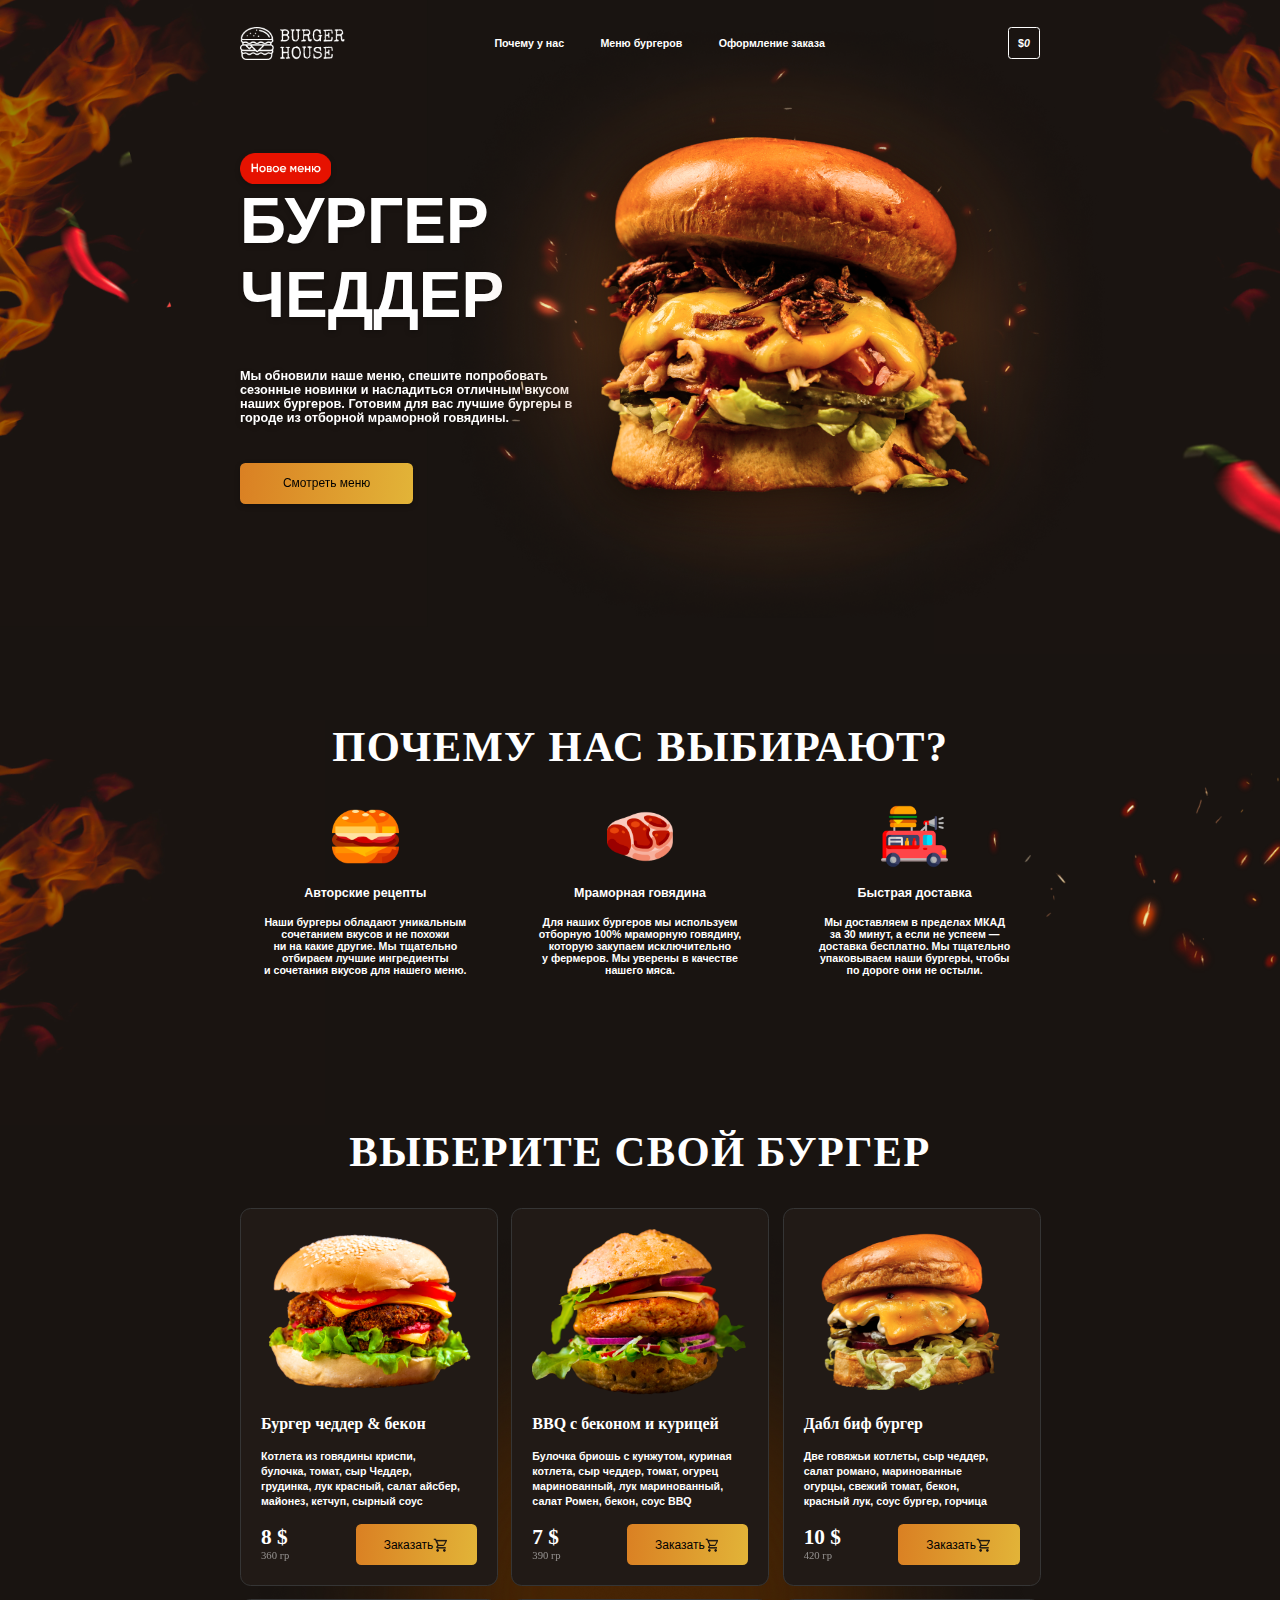
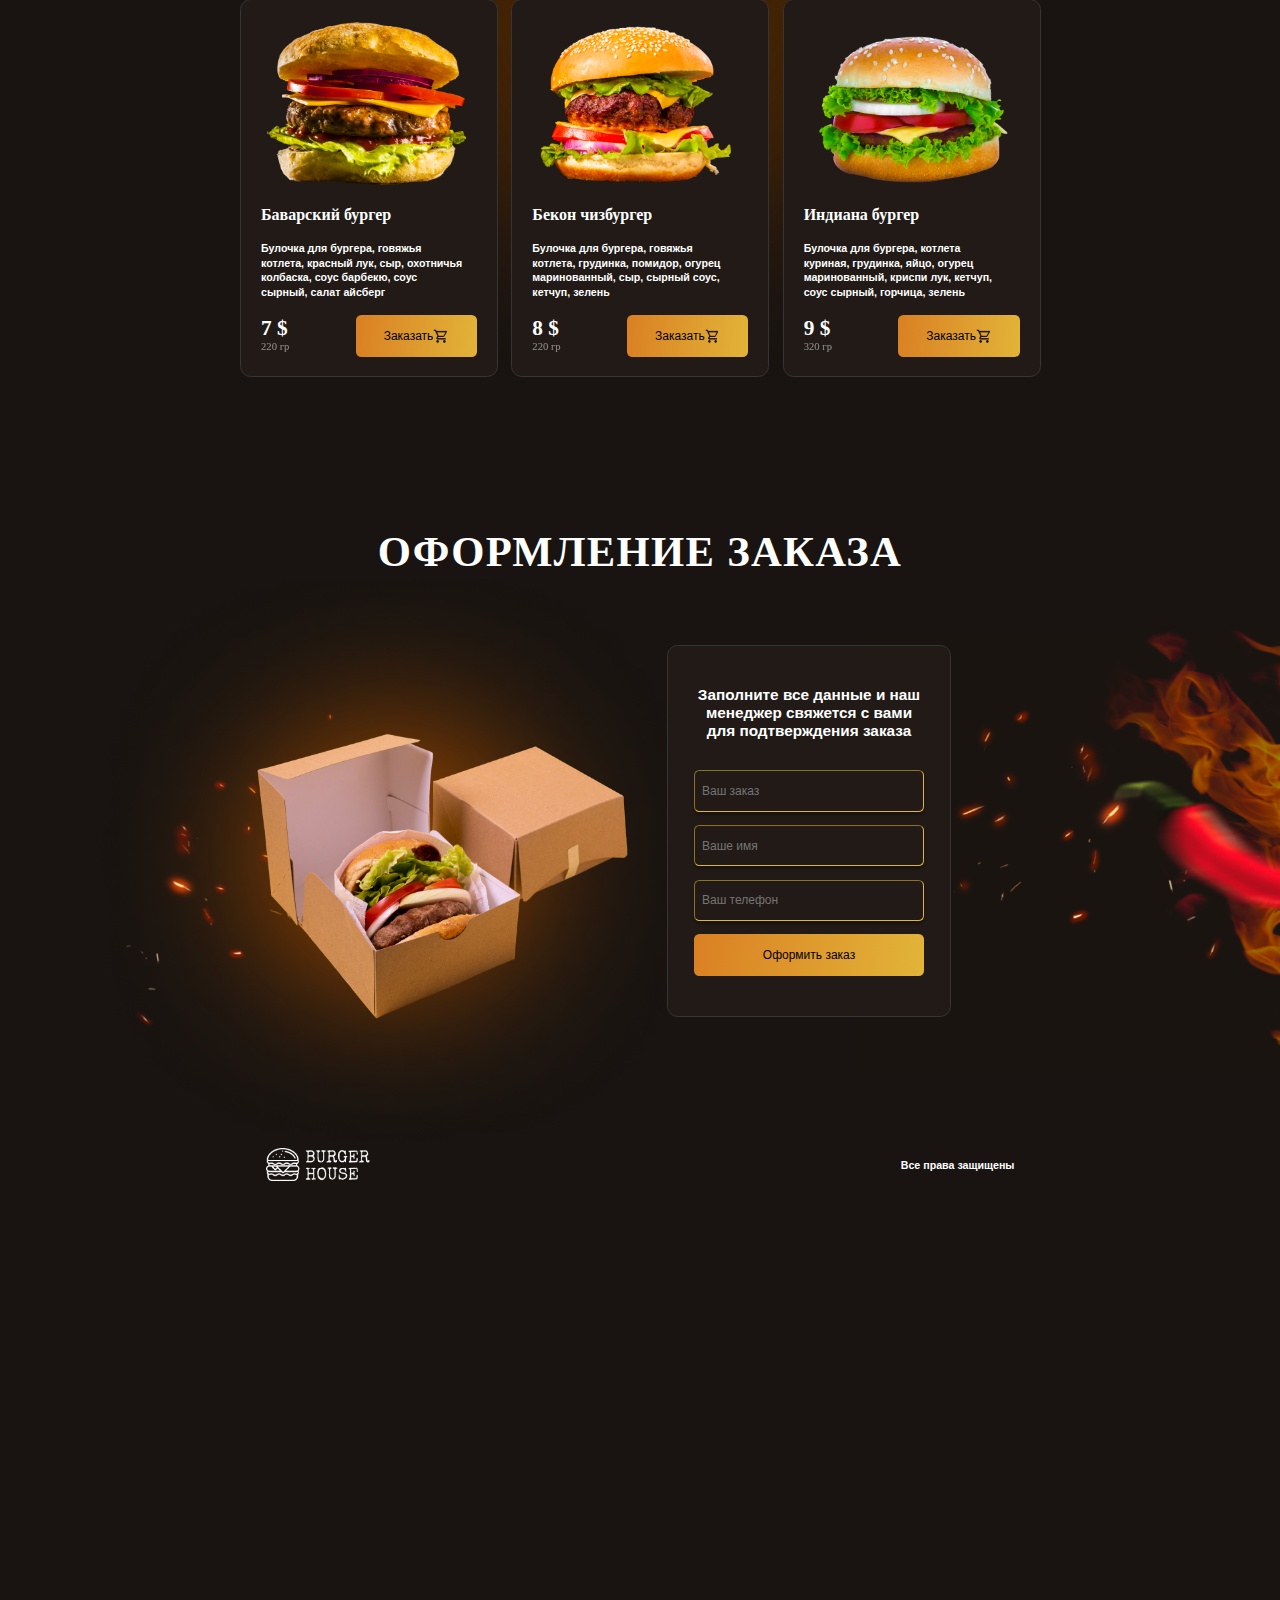
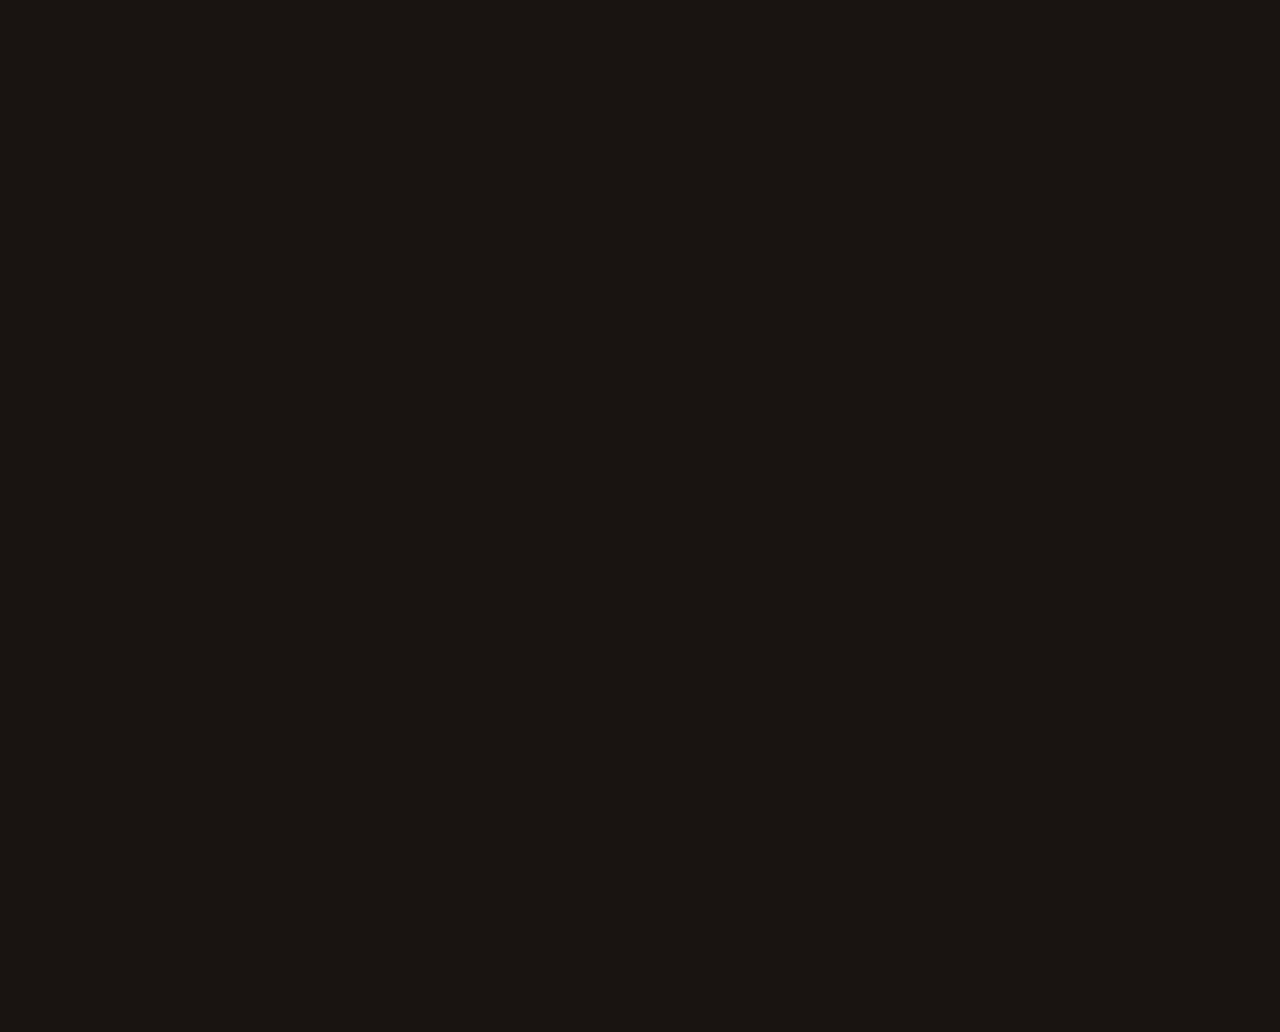
<file: index.html>
<!DOCTYPE html>
<html lang="ru" class="translated-ltr">
<head>
    <meta charset="UTF-8">
    <meta name="viewport" content="width=device-width, initial-scale=1.0">
    <title>BURGER HOUSE</title>
    <link rel="stylesheet" href="./css/main.css">
</head>
<body>
    <div class="header">
        <div class="navbar">
            <div class="logo">
                <a href="./">
                    <img src="./images/logo.png" alt="">
                </a>
            </div>
            <div class="menu">
                <a href="#aboutUs" class="menu-item">
                    Почему у нас
                </a>
                <a href="#food-menu" class="menu-item">
                    Меню бургеров
                </a>
                <a href="#order" class="menu-item" id="buyurtma">
                    Оформление заказа
                </a>
            </div>
            <div class="currency">
                <p class="payment">
                    $<i id="count"></i>
                </p>
            </div>
        </div>
        <div class="hero">
            <div class="button_texts">
                <div class="main_burger"> </div>
                <h1 class="title">
                    <div class="new"> </div>
                    БУРГЕР ЧЕДДЕР
                </h1>
                Мы обновили наше меню, спешите попробовать сезонные новинки и насладиться отличным вкусом наших бургеров. Готовим для вас лучшие бургеры в городе из отборной мраморной говядины.
                <div class="buttons">
                    <button class="button">
                        Смотреть меню
                    </button>
                </div>
            </div>
        </div>
    </div>
    <div class="aboutUs" id="aboutUs">
        <h2>
            почему нас выбирают?
        </h2>
        <div class="advantages">
            <div class="advantage">
                <img src="./images/burger.png" alt="">
                <h3>
                    Авторские рецепты
                </h3>
                <p>
                    Наши бургеры обладают уникальным сочетанием вкусов и не похожи ни на какие другие. Мы тщательно отбираем лучшие ингредиенты и сочетания вкусов для нашего меню.
                </p>
            </div>
            <div class="advantage">
                <img src="./images/meat.png" alt="">
                <h3>
                    Мраморная говядина
                </h3>
                <p>
                    Для наших бургеров мы используем отборную 100% мраморную говядину, которую закупаем исключительно у фермеров. Мы уверены в качестве нашего мяса.
                </p>
            </div>
            <div class="advantage">
                <img src="./images/food_track.png" alt="">
                <h3>
                    Быстрая доставка
                </h3>
                <p>
                    Мы доставляем в пределах МКАД за 30 минут, а если не успеем — доставка бесплатно. Мы тщательно упаковываем наши бургеры, чтобы по дороге они не остыли.
                </p>
            </div>
        </div>
    </div>
    <div class="food-menu" id="food-menu">
        <h2>
            ВЫБЕРИТЕ СВОЙ БУРГЕР
        </h2>
        <ul class="list" id="list">

        </ul>
    </div>
    <div class="order" id="order">
        <h2>
            оформление заказа
        </h2>
        <div class="order-image"> </div>
        <div class="order-content">
            <p>
                Заполните все данные и наш менеджер свяжется с вами для подтверждения заказа
            </p>
            <div class="order-content-form">
                <input type="text" name="" id="" placeholder="Ваш заказ">
                <input type="text" name="" id="" placeholder="Ваше имя">
                <input type="tel" name="" id="" placeholder="Ваш телефон">
                <button id="button">
                    Оформить заказ
                </button>
            </div>
        </div>
        <div class="order-bg"> </div>
    </div>
    <div class="footer">
        <a href="./">
            <img src="./images/logo.png" alt="">
        </a>
        <p>
            Все права защищены
        </p>
    </div>
    <script src="./main.js"></script>
</body>
</html>
</file>
<file: css/main.css>
* {
  margin: 0;
  padding: 0;
}

html {
  scroll-behavior: smooth;
}
html body {
  box-sizing: border-box;
  color: white;
  background-color: #191411;
  margin: 0 auto;
  font-weight: 600;
  font-family: sans-serif;
  width: 100%;
  height: 4204px;
}
html body h2 {
  /* H2 */
  font-family: "Merriweather";
  font-style: normal;
  font-weight: 900;
  font-size: 64px;
  line-height: 80px;
  text-align: center;
  letter-spacing: 0.03em;
  text-transform: uppercase;
}
html body .header {
  margin: 0 auto;
  width: 1920px;
  height: 1080px;
  background: url(../images/main_bg.png) 0 0 no-repeat;
  background-size: cover;
}
html body .header .navbar {
  padding: 0 360px;
  display: flex;
  justify-content: center;
  align-items: center;
  width: 1200px;
  height: 130px;
}
html body .header .navbar .logo {
  margin: auto;
  display: block;
  margin-left: 0;
  height: 50px;
}
html body .header .navbar .logo a {
  display: block;
  height: 100%;
}
html body .header .navbar .menu {
  margin: auto;
  text-align: center;
}
html body .header .navbar .menu-item {
  cursor: pointer;
  color: white;
  margin-right: 50px;
  text-decoration: none;
  position: relative;
  z-index: 1;
}
html body .header .navbar .currency {
  margin: auto;
  margin-right: 0;
  width: 45px;
  height: 45px;
  border: 1px solid;
  border-radius: 5px;
  text-align: center;
  display: flex;
  justify-content: center;
  align-items: center;
  z-index: 5;
}
html body .header .hero .button_texts {
  font-weight: 600;
  font-size: 19px;
  display: flex;
  flex-direction: column;
  align-items: flex-start;
  gap: 56px;
  position: relative;
  width: 500px;
  height: 648px;
  left: 360px;
  top: 100px;
  filter: drop-shadow(0px 4px 4px rgba(0, 0, 0, 0.25));
}
html body .header .hero .button_texts .title {
  font-size: 6rem;
}
html body .header .hero .button_texts .title .new {
  width: 137px;
  height: 46px;
  background: url(../images/new.png) 0 0 no-repeat;
  background-size: cover;
}
html body .header .hero .button_texts .buttons .button {
  cursor: pointer;
  padding: 19px 50px;
  width: 260px;
  height: 62px;
  font-size: 18px;
  background: linear-gradient(95.61deg, #DA8023 0%, #E2B438 100%);
  border-radius: 8px;
  border: none;
  position: relative;
  z-index: 1;
}
html body .header .hero .button_texts .buttons :active {
  opacity: 0.5;
}
html body .header .hero .button_texts .main_burger {
  position: absolute;
  left: 180px;
  top: -205px;
  width: 1286px;
  height: 980px;
  background: url(../images/main_burger.png) 0 0 no-repeat;
  background-size: cover;
  zoom: 0.9;
  z-index: 0;
}
html body .aboutUs {
  margin: 0 auto;
  width: 1920px;
  height: 607px;
  background: url(../images/whybg.png) 0 0 no-repeat;
  background-size: cover;
}
html body .aboutUs h2 {
  position: relative;
  width: 959px;
  height: 80px;
  left: calc(50% - 479.5px + 0.5px);
  top: 0px;
}
html body .aboutUs .advantages {
  display: flex;
  flex-direction: row;
  align-items: flex-start;
  gap: 100px;
  position: relative;
  width: 1136px;
  height: 287px;
  left: calc(50% - 568px);
  top: 45px;
  text-align: center;
}
html body .aboutUs .advantages .advantage {
  display: flex;
  flex-direction: column;
  align-items: center;
  gap: 24px;
  width: 312px;
  height: 287px;
  flex: none;
  order: 0;
  flex-grow: 0;
}
html body .food-menu {
  margin: 0 auto;
  width: 1920px;
  height: 1500px;
}
html body .food-menu .list {
  margin: 0 auto;
  margin-top: 45px;
  display: grid;
  grid-gap: 20px;
  grid-template-columns: repeat(3, 1fr);
  width: 1200px;
  background: url(../images/burgers_bg.png) 0 0 no-repeat;
  background-size: cover;
}
html body .food-menu .list .card {
  width: 384px;
  height: 564px;
  position: relative;
  list-style-type: none;
  border-radius: 16px;
  background: #211A16;
  border: 1px solid #353535;
}
html body .food-menu .list .card .content {
  width: 324px;
  height: 504px;
  position: relative;
  top: 30px;
  left: 30px;
  gap: 24px;
  opacity: 0px;
}
html body .food-menu .list .card .content .item-img img {
  bottom: 140px;
  height: 250px;
  width: 324px;
  right: 5px;
}
html body .food-menu .list .card .content .card-title {
  font-family: Gilroy;
  font-size: 24px;
  font-weight: 600;
  line-height: 29.4px;
  text-align: left;
  margin-top: 24px;
}
html body .food-menu .list .card .content .card-text {
  width: 302px;
  height: 88px;
  font-size: 16px;
  font-weight: 600;
  line-height: 22.4px;
  text-align: left;
  margin-top: 24px;
}
html body .food-menu .list .card .content-footer {
  display: flex;
  flex-direction: column;
  width: 324px;
  height: 65px;
  margin-top: 24px;
}
html body .food-menu .list .card .content-footer-frame {
  width: 49px;
  height: 62px;
}
html body .food-menu .list .card .content-footer-frame .card-price {
  width: 60px;
  height: 39px;
  font-family: Gilroy;
  font-size: 32px;
  font-weight: 600;
  line-height: 39.2px;
  text-align: left;
}
html body .food-menu .list .card .content-footer-frame .card-weight {
  width: 49px;
  height: 18px;
  font-family: Gilroy;
  font-size: 16px;
  font-weight: 300;
  line-height: 19.2px;
  text-align: left;
  opacity: 0.5;
}
html body .food-menu .list .card .content-footer .btn-cart {
  border: none;
  width: 182px;
  height: 62px;
  position: absolute;
  right: 0;
  display: flex;
  justify-content: center;
  align-items: center;
}
html body .food-menu .list .card .content-footer .btn-cart img {
  width: 24px;
  height: 24px;
}
html body .order {
  margin: 0 auto;
  width: 1920px;
  height: 875px;
}
html body .order-image {
  position: absolute;
  width: 1046px;
  height: 868px;
  background: url(../images/order_image.png) 0 0 no-repeat;
  background-size: cover;
  z-index: 0;
}
html body .order-content {
  width: 424px;
  height: 555px;
  border: 1px solid #353535;
  border-radius: 16px;
  background: #211A16;
  text-align: center;
  position: absolute;
  z-index: 1;
  margin-left: 1000px;
  margin-top: 100px;
}
html body .order-content p {
  width: 344px;
  height: 87px;
  position: relative;
  top: 60px;
  margin: auto;
  font-size: 23px;
}
html body .order-content-form {
  width: 344px;
  height: 308px;
  position: relative;
  top: 100px;
  margin: auto;
}
html body .order-content-form input {
  color: #757575;
  margin-bottom: 20px;
  border-color: #E2B438;
  font-size: large;
  box-sizing: border-box;
  padding: 16px 10px;
  width: 344px;
  height: 62px;
  background: #211A16;
  box-shadow: 0px 4px 4px rgba(0, 0, 0, 0.25);
  border-radius: 8px;
}
html body .order-content-form input:focus {
  border: 2px solid;
  border-color: #DA8023;
}
html body .order-bg {
  position: absolute;
  width: 1920px;
  height: 875px;
  background: url(../images/order_bg.png) 0 0 no-repeat;
  background-size: cover;
  z-index: 0;
}
html body .footer {
  margin: 0 auto;
  width: 1920px;
  height: 170px;
  display: flex;
  justify-content: space-around;
  align-items: center;
}
html body .footer a {
  cursor: pointer;
  width: 156.23px;
  height: 50px;
}
html body::-webkit-scrollbar {
  display: none;
}
html button {
  cursor: pointer;
  padding: 19px 50px;
  width: 100%;
  height: 62px;
  font-size: 18px;
  background: linear-gradient(95.61deg, #DA8023 0%, #E2B438 100%);
  border-radius: 8px;
  border: none;
  position: relative;
  z-index: 1;
}
html button:hover, html button:focus {
  background: linear-gradient(95.61deg, #E2B438 0%, #DA8023 100%);
}
html button:active {
  opacity: 0.5;
}

/*# sourceMappingURL=main.css.map */
</file>
